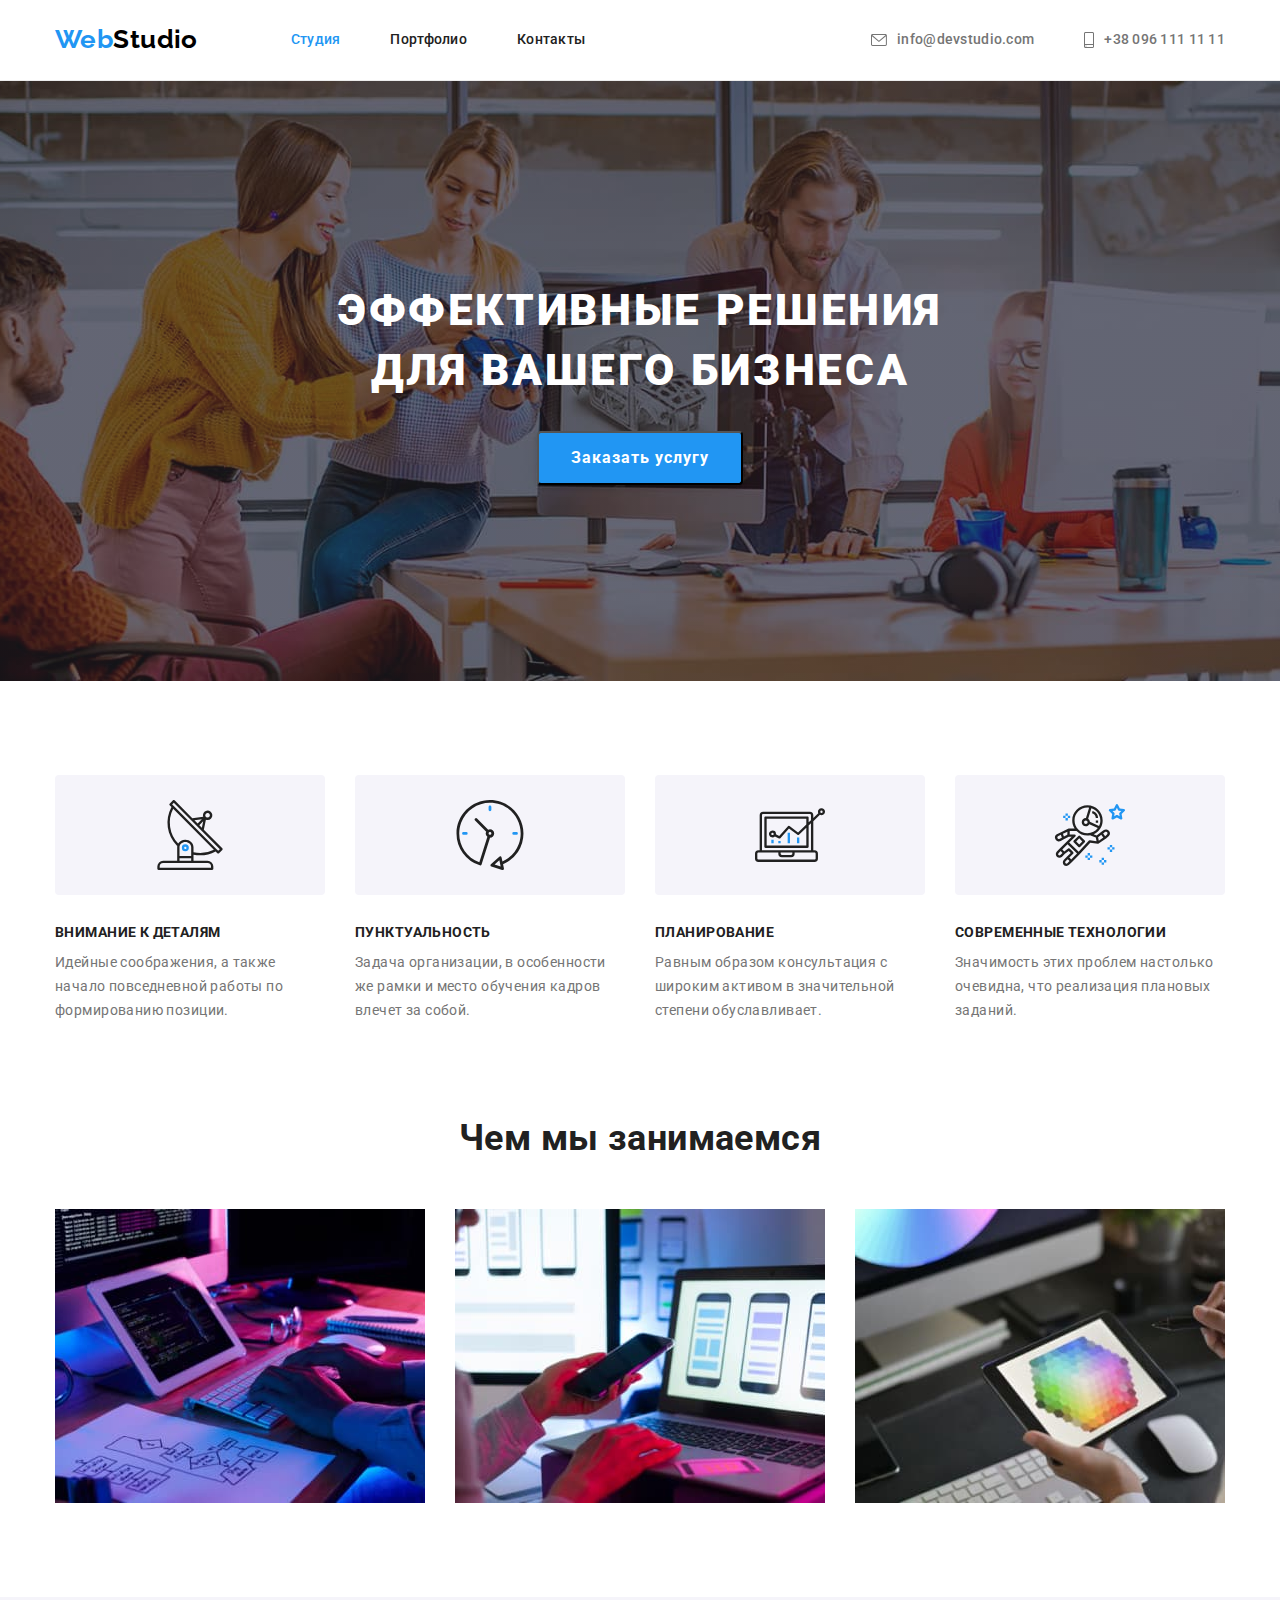
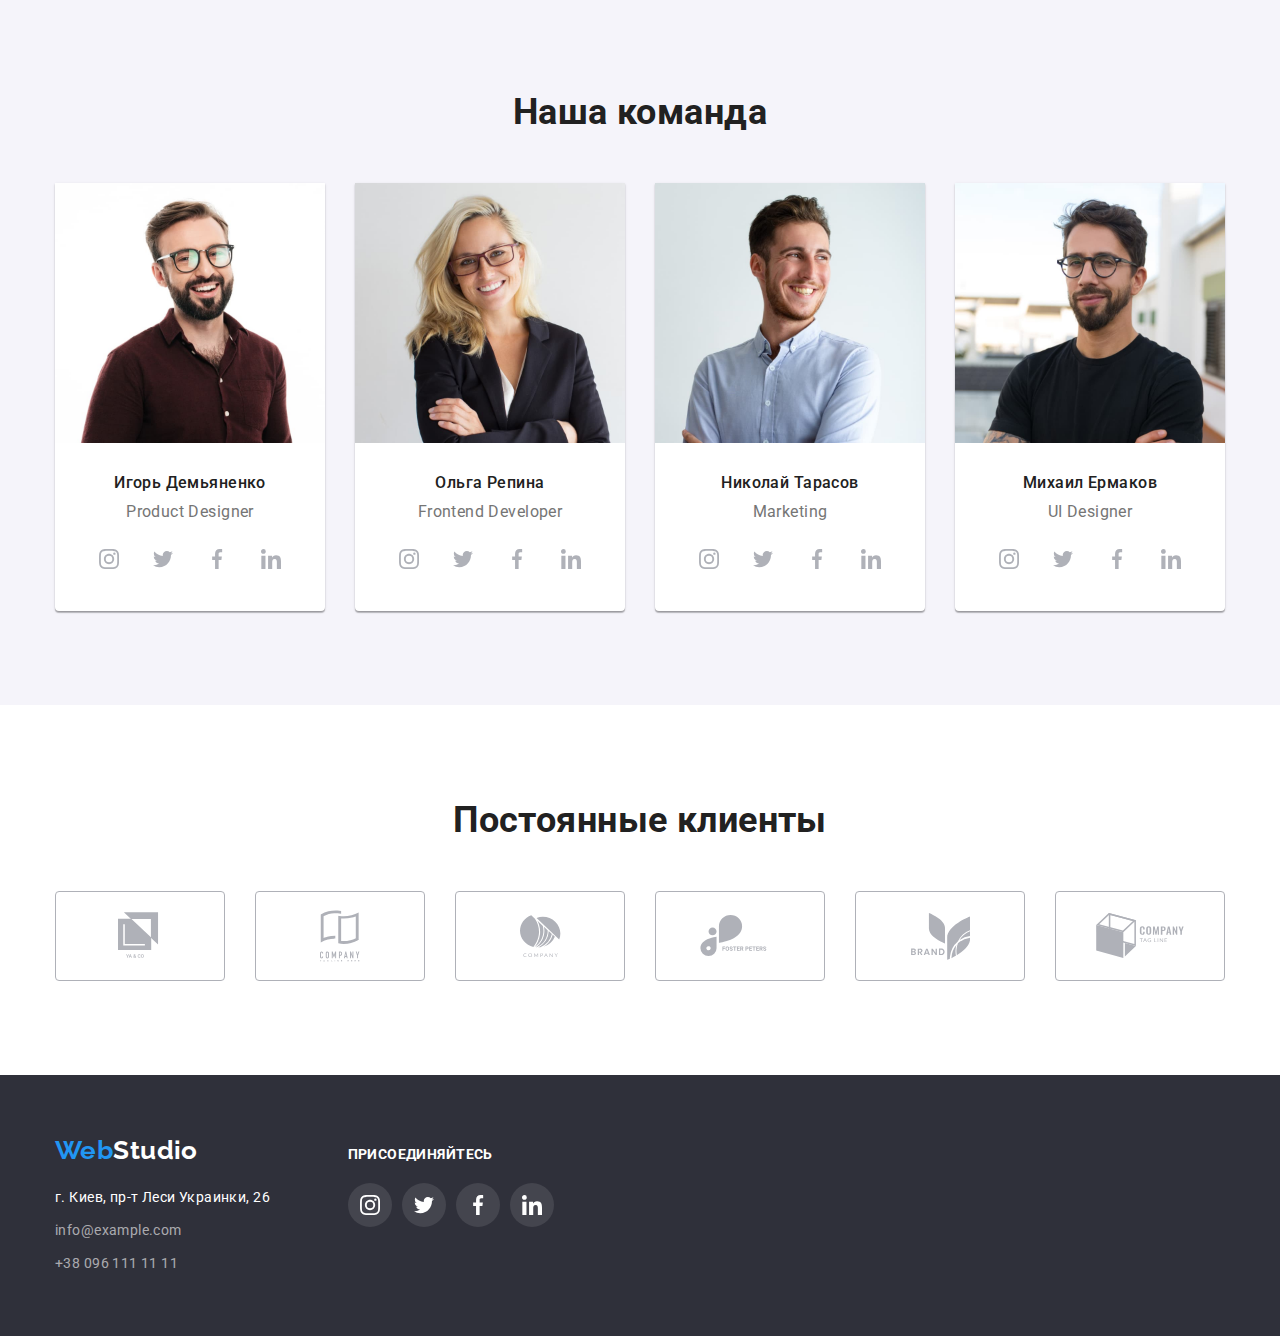
<file: index.html>
<!DOCTYPE html>
<html lang="ru">
  <head>
    <meta charset="UTF-8" />
    <meta http-equiv="X-UA-Compatible" content="IE=edge" />
    <meta name="viewport" content="width=device-width, initial-scale=1.0" />
    <title>WebStudio</title>
    <link
      rel="stylesheet"
      href="https://cdnjs.cloudflare.com/ajax/libs/modern-normalize/0.2.0/modern-normalize.min.css"
    />
    <link rel="preconnect" href="https://fonts.gstatic.com" />
    <link
      href="https://fonts.googleapis.com/css2?family=Raleway:wght@700&family=Roboto:wght@400;500;700;900&display=swap"
      rel="stylesheet"
    />
    <link rel="stylesheet" href="./css/style.css" />
  </head>
  <body>
    <header class="header">
      <div class="container">
        <nav class="navigation">
          <a class="link logo" href="./index.html"
            ><span class="web">Web</span><span class="studio-dark">Studio</span></a
          >
          <ul class="list menu main-list">
            <li class="menu-item"><a class="link menu-link current" href="./index.html">Студия</a></li>
            <li class="menu-item"><a class="link menu-link link-dark" href="./portfolio.html">Портфолио</a></li>
            <li class="menu-item"><a class="link menu-link link-dark" href="">Контакты</a></li>
          </ul>
        </nav>
        <ul class="list menu main-list">
          <li class="menu-item">
            <a class="link menu-item-link" href="mailto:info@devstudio.com">
              <svg class="mail-icon">
                <use href="./images/icons/icons.svg#icon-envelope"></use>
              </svg>
              info@devstudio.com</a
            >
          </li>
          <li class="menu-item">
            <a class="link menu-item-link" href="tel:+380961111111">
              <svg class="phone-icon">
                <use href="./images/icons/icons.svg#icon-smartphone"></use>
              </svg>
              +38 096 111 11 11</a
            >
          </li>
        </ul>
      </div>
    </header>
    <main>
      <section class="hero">
        <div class="container">
          <h1 class="page-title">
            Эффективные решения <br />
            для вашего бизнеса
          </h1>
          <button class="button" type="button">Заказать услугу</button>
        </div>
      </section>
      <section class="advantages">
        <div class="container">
          <h2 class="visually-hidden">Наши преимущества</h2>
          <ul class="grid list">
            <li class="grid-item advantages-item">
              <h3 class="section-title details">Внимание к деталям</h3>
              <p>Идейные соображения, а также начало повседневной работы по формированию позиции.</p>
            </li>
            <li class="grid-item advantages-item time">
              <h3 class="section-title">Пунктуальность</h3>
              <p>Задача организации, в особенности же рамки и место обучения кадров влечет за собой.</p>
            </li>
            <li class="grid-item advantages-item plan">
              <h3 class="section-title">Планирование</h3>
              <p>Равным образом консультация с широким активом в значительной степени обуславливает.</p>
            </li>
            <li class="grid-item advantages-item techno">
              <h3 class="section-title">Современные технологии</h3>
              <p>Значимость этих проблем настолько очевидна, что реализация плановых заданий.</p>
            </li>
          </ul>
        </div>
      </section>
      <section class="gallery">
        <div class="container">
          <h2 class="title-studio">Чем мы занимаемся</h2>
          <ul class="grid list">
            <li class="grid-item gallery-item">
              <img src="./images/studio/box_1.jpg" width="370" alt="Набор текста" />
            </li>
            <li class="grid-item gallery-item">
              <img src="./images/studio/box_2.jpg" width="370" alt="ПО для телефонов" />
            </li>
            <li class="grid-item gallery-item">
              <img src="./images/studio/box_3.jpg" width="370" alt="ПО для планшетов" />
            </li>
          </ul>
        </div>
      </section>
      <section class="team">
        <div class="container">
          <h2 class="title-studio">Наша команда</h2>
          <ul class="list studio-gallery grid">
            <li class="grid-item team-item">
              <img src="./images/studio/demianenko.jpg" width="270" alt="Игорь Демьяненко" />
              <div class="team-text">
                <h3 class="title-studio-gallery">Игорь Демьяненко</h3>
                <p class="text-studio-gallery" lang="en">Product Designer</p>
                <ul class="list social-icons">
                  <li class="social-icons-item">
                    <a href="" class="social-icons-link" target="_blank" rel="noopener noreferrer">
                      <svg class="icon">
                        <use href="./images/icons/icons.svg#icon-instagram"></use>
                      </svg>
                    </a>
                  </li>
                  <li class="social-icons-item">
                    <a href="" class="social-icons-link" target="_blank" rel="noopener noreferrer">
                      <svg class="icon">
                        <use href="./images/icons/icons.svg#icon-twitter"></use>
                      </svg>
                    </a>
                  </li>
                  <li class="social-icons-item">
                    <a href="" class="social-icons-link" target="_blank" rel="noopener noreferrer">
                      <svg class="icon">
                        <use href="./images/icons/icons.svg#icon-facebook"></use>
                      </svg>
                    </a>
                  </li>
                  <li class="social-icons-item">
                    <a href="" class="social-icons-link" target="_blank" rel="noopener noreferrer">
                      <svg class="icon">
                        <use href="./images/icons/icons.svg#icon-linkedin"></use>
                      </svg>
                    </a>
                  </li>
                </ul>
              </div>
            </li>
            <li class="grid-item team-item">
              <img src="./images/studio/repina.jpg" width="270" alt="Ольга Репина" />
              <div class="team-text">
                <h3 class="title-studio-gallery">Ольга Репина</h3>
                <p class="text-studio-gallery" lang="en">Frontend Developer</p>
                <ul class="list social-icons">
                  <li class="social-icons-item">
                    <a href="" class="social-icons-link" target="_blank" rel="noopener noreferrer">
                      <svg class="icon">
                        <use href="./images/icons/icons.svg#icon-instagram"></use>
                      </svg>
                    </a>
                  </li>
                  <li class="social-icons-item">
                    <a href="" class="social-icons-link" target="_blank" rel="noopener noreferrer">
                      <svg class="icon">
                        <use href="./images/icons/icons.svg#icon-twitter"></use>
                      </svg>
                    </a>
                  </li>
                  <li class="social-icons-item">
                    <a href="" class="social-icons-link" target="_blank" rel="noopener noreferrer">
                      <svg class="icon">
                        <use href="./images/icons/icons.svg#icon-facebook"></use>
                      </svg>
                    </a>
                  </li>
                  <li class="social-icons-item">
                    <a href="" class="social-icons-link" target="_blank" rel="noopener noreferrer">
                      <svg class="icon">
                        <use href="./images/icons/icons.svg#icon-linkedin"></use>
                      </svg>
                    </a>
                  </li>
                </ul>
              </div>
            </li>
            <li class="grid-item team-item">
              <img src="./images/studio/tarasov.jpg" width="270" alt="Николай Тарасов" />
              <div class="team-text">
                <h3 class="title-studio-gallery">Николай Тарасов</h3>
                <p class="text-studio-gallery" lang="en">Marketing</p>
                <ul class="list social-icons">
                  <li class="social-icons-item">
                    <a href="" class="social-icons-link" target="_blank" rel="noopener noreferrer">
                      <svg class="icon">
                        <use href="./images/icons/icons.svg#icon-instagram"></use>
                      </svg>
                    </a>
                  </li>
                  <li class="social-icons-item">
                    <a href="" class="social-icons-link" target="_blank" rel="noopener noreferrer">
                      <svg class="icon">
                        <use href="./images/icons/icons.svg#icon-twitter"></use>
                      </svg>
                    </a>
                  </li>
                  <li class="social-icons-item">
                    <a href="" class="social-icons-link" target="_blank" rel="noopener noreferrer">
                      <svg class="icon">
                        <use href="./images/icons/icons.svg#icon-facebook"></use>
                      </svg>
                    </a>
                  </li>
                  <li class="social-icons-item">
                    <a href="" class="social-icons-link" target="_blank" rel="noopener noreferrer">
                      <svg class="icon">
                        <use href="./images/icons/icons.svg#icon-linkedin"></use>
                      </svg>
                    </a>
                  </li>
                </ul>
              </div>
            </li>
            <li class="grid-item team-item">
              <img src="./images/studio/ermakov.jpg" width="270" alt="Михаил Ермаков" />
              <div class="team-text">
                <h3 class="title-studio-gallery">Михаил Ермаков</h3>
                <p class="text-studio-gallery" lang="en">UI Designer</p>
                <ul class="list social-icons">
                  <li class="social-icons-item">
                    <a href="" class="social-icons-link" target="_blank" rel="noopener noreferrer">
                      <svg class="icon">
                        <use href="./images/icons/icons.svg#icon-instagram"></use>
                      </svg>
                    </a>
                  </li>
                  <li class="social-icons-item">
                    <a href="" class="social-icons-link" target="_blank" rel="noopener noreferrer">
                      <svg class="icon">
                        <use href="./images/icons/icons.svg#icon-twitter"></use>
                      </svg>
                    </a>
                  </li>
                  <li class="social-icons-item">
                    <a href="" class="social-icons-link" target="_blank" rel="noopener noreferrer">
                      <svg class="icon">
                        <use href="./images/icons/icons.svg#icon-facebook"></use>
                      </svg>
                    </a>
                  </li>
                  <li class="social-icons-item">
                    <a href="" class="social-icons-link" target="_blank" rel="noopener noreferrer">
                      <svg class="icon">
                        <use href="./images/icons/icons.svg#icon-linkedin"></use>
                      </svg>
                    </a>
                  </li>
                </ul>
              </div>
            </li>
          </ul>
        </div>
      </section>
      <section class="company">
        <div class="container">
          <h2 class="clients">Постоянные клиенты</h2>
          <ul class="list company-list grid">
            <li class="company-item grid-item">
              <a href="" class="company-icons-link" target="_blank" rel="noopener noreferrer">
                <svg class="company-icon icon-1">
                  <use href="./images/icons/icons.svg#icon-logo-1"></use>
                </svg>
              </a>
            </li>
            <li class="company-item grid-item">
              <a href="" class="company-icons-link" target="_blank" rel="noopener noreferrer">
                <svg class="company-icon icon-2">
                  <use href="./images/icons/icons.svg#icon-logo-2"></use>
                </svg>
              </a>
            </li>
            <li class="company-item grid-item">
              <a href="" class="company-icons-link" target="_blank" rel="noopener noreferrer">
                <svg class="company-icon icon-3">
                  <use href="./images/icons/icons.svg#icon-logo-3"></use>
                </svg>
              </a>
            </li>
            <li class="company-item grid-item">
              <a href="" class="company-icons-link" target="_blank" rel="noopener noreferrer">
                <svg class="company-icon icon-4">
                  <use href="./images/icons/icons.svg#icon-logo-4"></use>
                </svg>
              </a>
            </li>
            <li class="company-item grid-item">
              <a href="" class="company-icons-link" target="_blank" rel="noopener noreferrer">
                <svg class="company-icon icon-5">
                  <use href="./images/icons/icons.svg#icon-logo-5"></use>
                </svg>
              </a>
            </li>
            <li class="company-item grid-item">
              <a href="" class="company-icons-link" target="_blank" rel="noopener noreferrer">
                <svg class="company-icon icon-6">
                  <use href="./images/icons/icons.svg#icon-logo-6"></use>
                </svg>
              </a>
            </li>
          </ul>
        </div>
      </section>
    </main>
    <footer class="footer">
      <div class="container">
        <div class="information">
          <a class="logo link" href="./index.html"
            ><span class="web">Web</span><span class="studio-light">Studio</span></a
          >
          <address class="address">
            <a class="link map" href="https://goo.gl/maps/RKYi8hXrFoWCnVA38" target="_blank" rel="noopener norefferer"
              >г. Киев, пр-т Леси Украинки, 26</a
            >
            <br />
            <a class="link info" href="mailto:info@example.com">info@example.com</a><br />
            <a class="link info last" href="tel:+380961111111">+38 096 111 11 11</a><br />
          </address>
        </div>
        <div class="social-connect">
          <h2 class="footer-connect">присоединяйтесь</h2>
          <ul class="list social-icons">
            <li class="social-icons-item">
              <a href="" class="social-icons-link" target="_blank" rel="noopener noreferrer">
                <svg class="icon">
                  <use href="./images/icons/icons.svg#icon-instagram"></use>
                </svg>
              </a>
            </li>
            <li class="social-icons-item">
              <a href="" class="social-icons-link" target="_blank" rel="noopener noreferrer">
                <svg class="icon">
                  <use href="./images/icons/icons.svg#icon-twitter"></use>
                </svg>
              </a>
            </li>
            <li class="social-icons-item">
              <a href="" class="social-icons-link" target="_blank" rel="noopener noreferrer">
                <svg class="icon">
                  <use href="./images/icons/icons.svg#icon-facebook"></use>
                </svg>
              </a>
            </li>
            <li class="social-icons-item">
              <a href="" class="social-icons-link" target="_blank" rel="noopener noreferrer">
                <svg class="icon">
                  <use href="./images/icons/icons.svg#icon-linkedin"></use>
                </svg>
              </a>
            </li>
          </ul>
        </div>
      </div>
    </footer>
  </body>
</html>
</file>
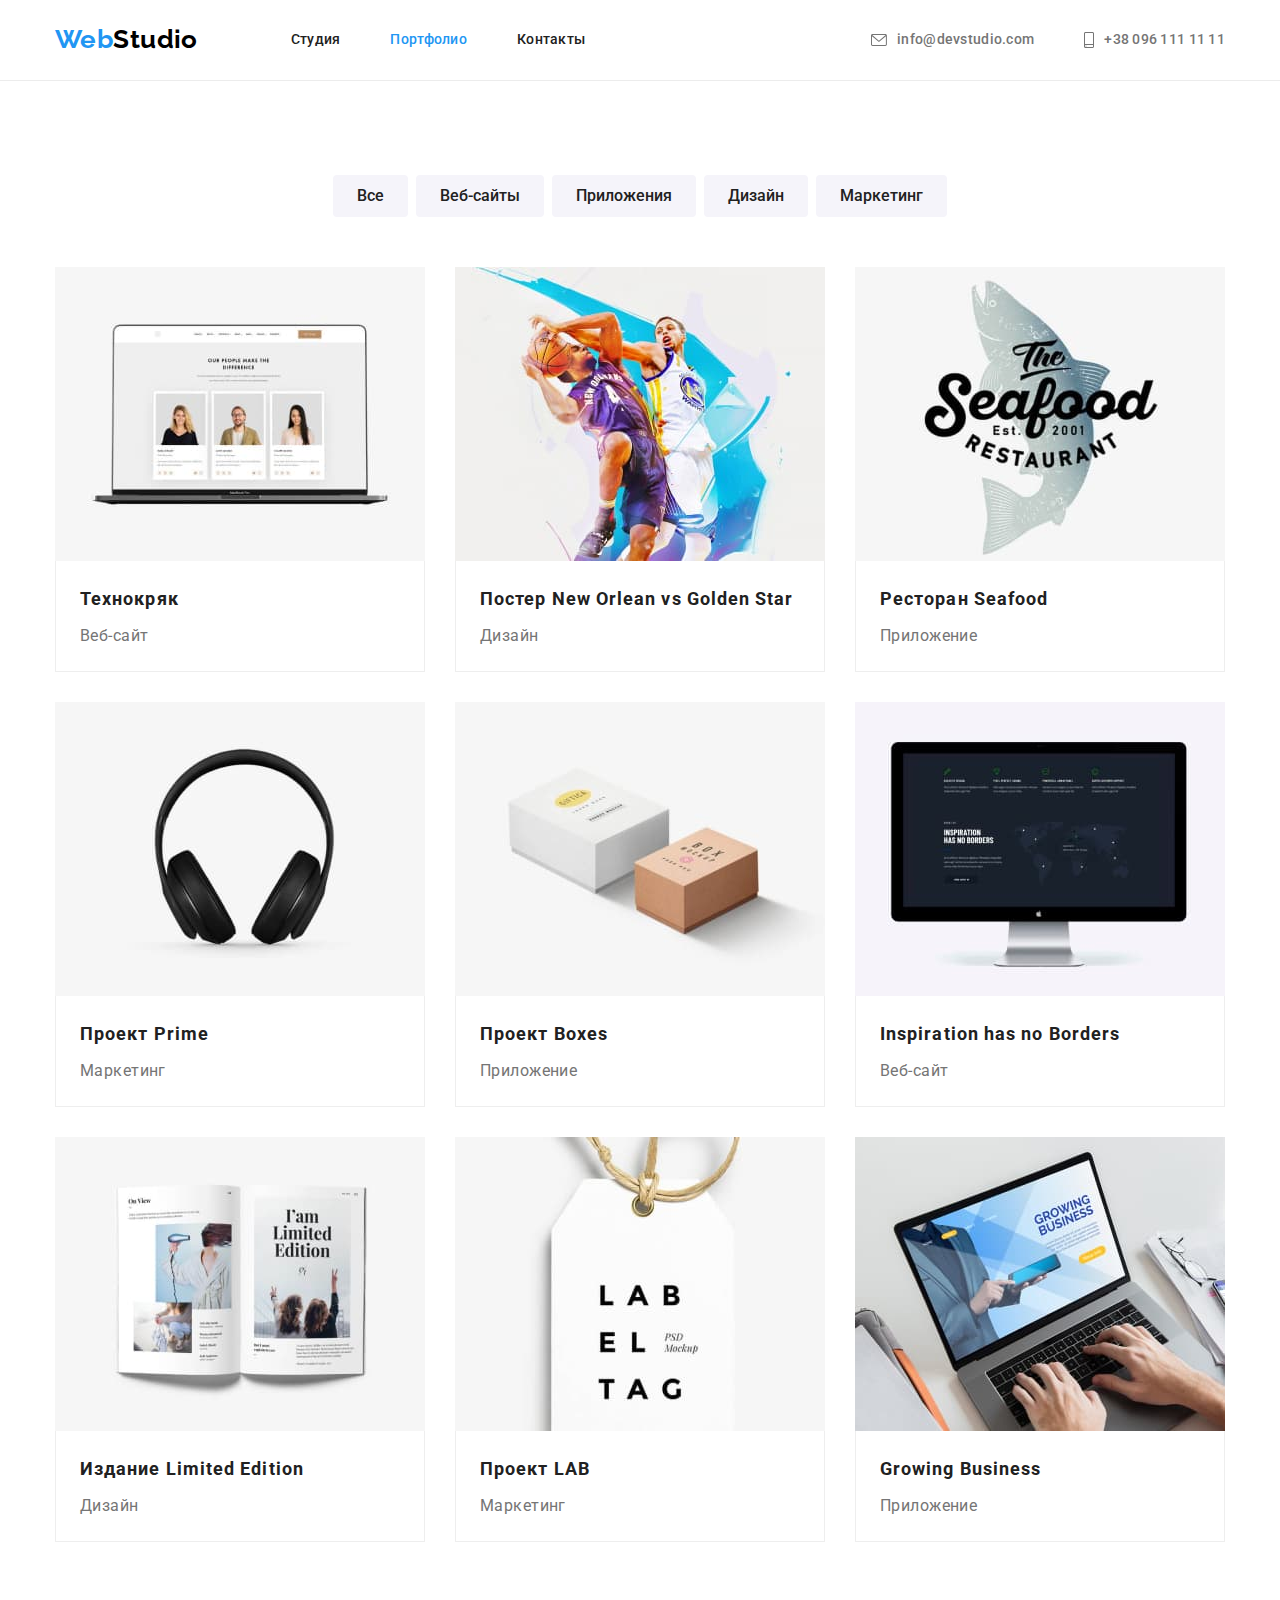
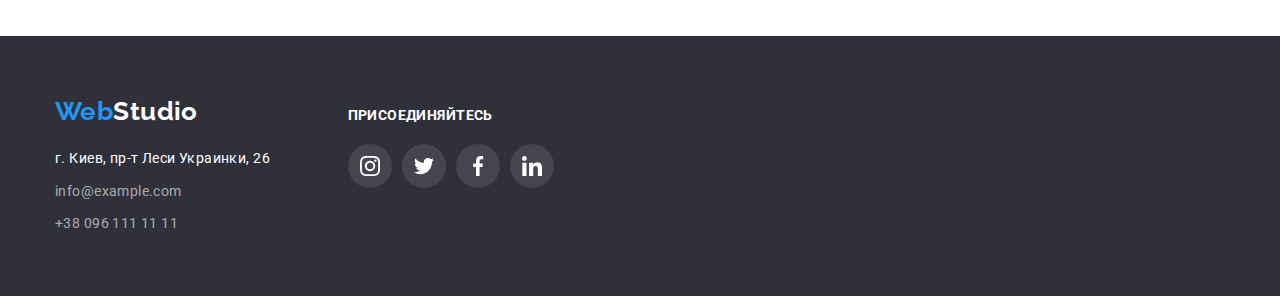
<file: portfolio.html>
<!DOCTYPE html>
<html lang="ru">
  <head>
    <meta charset="UTF-8" />
    <meta http-equiv="X-UA-Compatible" content="IE=edge" />
    <meta name="viewport" content="width=device-width, initial-scale=1.0" />
    <title>WebStudio</title>
    <link
      rel="stylesheet"
      href="https://cdnjs.cloudflare.com/ajax/libs/modern-normalize/0.2.0/modern-normalize.min.css"
    />
    <link rel="preconnect" href="https://fonts.gstatic.com" />
    <link
      href="https://fonts.googleapis.com/css2?family=Raleway:wght@700&family=Roboto:wght@400;500;700;900&display=swap"
      rel="stylesheet"
    />
    <link rel="stylesheet" href="./css/style.css">
  </head>
  <body>
    <header class="header">
      <div class="container">
        <nav class="navigation">
          <a class="link logo" href="./index.html"
            ><span class="web">Web</span><span class="studio-dark">Studio</span></a
          >
          <ul class="list menu main-list">
            <li class="menu-item"><a class="link menu-link link-dark" href="./index.html">Студия</a></li>
            <li class="menu-item"><a class="link menu-link current" href="./portfolio.html">Портфолио</a></li>
            <li class="menu-item"><a class="link menu-link link-dark" href="">Контакты</a></li>
          </ul>
        </nav>
        <ul class="list menu main-list">
          <li class="menu-item">
            <a class="link menu-item-link" href="mailto:info@devstudio.com">
              <svg class="mail-icon">
                <use href="./images/icons/icons.svg#icon-envelope"></use>
              </svg>
              info@devstudio.com</a
            >
          </li>
          <li class="menu-item">
            <a class="link menu-item-link" href="tel:+380961111111">
              <svg class="phone-icon">
                <use href="./images/icons/icons.svg#icon-smartphone"></use>
              </svg>
              +38 096 111 11 11</a
            >
          </li>
        </ul>
      </div>
    </header>
    <main>
      <section class="portfolio">
        <div class="container">
          <h1 class="visually-hidden">Наши проекты</h1>
          <ul class="list filter-list">
            <li class="filters-item"><button class="button button-filter" type="button">Все</button></li>
            <li class="filters-item">
              <button class="button button-filter" type="button">Веб-сайты</button>
            </li>
            <li class="filters-item">
              <button class="button button-filter" type="button">Приложения</button>
            </li>
            <li class="filters-item">
              <button class="button button-filter" type="button">Дизайн</button>
            </li>
            <li class="filters-item">
              <button class="button button-filter" type="button">Маркетинг</button>
            </li>
          </ul>
          <ul class="list grid">
            <li class="grid-item portfolio-item">
              <a class="link" href=""><img src="./images/portfolio/img1.jpg" width="370" alt="Технокряк" /></a>
              <div class="description">
                <h2 class="title-portfolio">Технокряк</h2>
                <p class="text-portfolio">Веб-сайт</p>
              </div>
            </li>
            <li class="grid-item portfolio-item">
              <a class="link" href=""
                ><img src="./images/portfolio/img2.jpg" width="370" alt="Постер New Orlean vs Golden Star"
              /></a>
              <div class="description">
                <h2 class="title-portfolio">Постер New Orlean vs Golden Star</h2>
                <p class="text-portfolio">Дизайн</p>
              </div>
            </li>
            <li class="grid-item portfolio-item">
              <a class="link" href=""><img src="./images/portfolio/img3.jpg" width="370" alt="Ресторан Seafood" /></a>
              <div class="description">
                <h2 class="title-portfolio">Ресторан Seafood</h2>
                <p class="text-portfolio">Приложение</p>
              </div>
            </li>
            <li class="grid-item portfolio-item">
              <a class="link" href=""><img src="./images/portfolio/img4.jpg" width="370" alt="Проект Prime" /></a>
              <div class="description">
                <h2 class="title-portfolio">Проект Prime</h2>
                <p class="text-portfolio">Маркетинг</p>
              </div>
            </li>
            <li class="grid-item portfolio-item">
              <a class="link" href=""><img src="./images/portfolio/img5.jpg" width="370" alt="Проект Boxes" /></a>
              <div class="description">
                <h2 class="title-portfolio">Проект Boxes</h2>
                <p class="text-portfolio">Приложение</p>
              </div>
            </li>
            <li class="grid-item portfolio-item">
              <a class="link" href=""
                ><img src="./images/portfolio/img6.jpg" width="370" alt="Inspiration has no Borders"
              /></a>
              <div class="description">
                <h2 class="title-portfolio" lang="en">Inspiration has no Borders</h2>
                <p class="text-portfolio">Веб-сайт</p>
              </div>
            </li>
            <li class="grid-item portfolio-item">
              <a class="link" href=""
                ><img src="./images/portfolio/img7.jpg" width="370" alt="Издание Limited Edition"
              /></a>
              <div class="description">
                <h2 class="title-portfolio">Издание Limited Edition</h2>
                <p class="text-portfolio">Дизайн</p>
              </div>
            </li>
            <li class="grid-item portfolio-item">
              <a class="link" href=""><img src="./images/portfolio/img8.jpg" width="370" alt="Проект LAB" /></a>
              <div class="description">
                <h2 class="title-portfolio">Проект LAB</h2>
                <p class="text-portfolio">Маркетинг</p>
              </div>
            </li>
            <li class="grid-item portfolio-item">
              <a class="link" href=""><img src="./images/portfolio/img9.jpg" width="370" alt="Growing Business" /></a>
              <div class="description">
                <h2 class="title-portfolio" lang="en">Growing Business</h2>
                <p class="text-portfolio">Приложение</p>
              </div>
            </li>
          </ul>
        </div>
      </section>
    </main>
    <footer class="footer">
      <div class="container">
        <div class="information">
          <a class="logo link" href="./index.html"
            ><span class="web">Web</span><span class="studio-light">Studio</span></a
          >
          <address class="address">
            <a class="link map" href="https://goo.gl/maps/RKYi8hXrFoWCnVA38" target="_blank" rel="noopener norefferer"
              >г. Киев, пр-т Леси Украинки, 26</a
            >
            <br />
            <a class="link info" href="mailto:info@example.com">info@example.com</a><br />
            <a class="link info last" href="tel:+380961111111">+38 096 111 11 11</a><br />
          </address>
        </div>
        <div class="social-connect">
          <h2 class="footer-connect">присоединяйтесь</h2>
          <ul class="list social-icons">
            <li class="social-icons-item">
              <a href="" class="social-icons-link" target="_blank" rel="noopener noreferrer">
                <svg class="icon">
                  <use href="./images/icons/icons.svg#icon-instagram"></use>
                </svg>
              </a>
            </li>
            <li class="social-icons-item">
              <a href="" class="social-icons-link" target="_blank" rel="noopener noreferrer">
                <svg class="icon">
                  <use href="./images/icons/icons.svg#icon-twitter"></use>
                </svg>
              </a>
            </li>
            <li class="social-icons-item">
              <a href="" class="social-icons-link" target="_blank" rel="noopener noreferrer">
                <svg class="icon">
                  <use href="./images/icons/icons.svg#icon-facebook"></use>
                </svg>
              </a>
            </li>
            <li class="social-icons-item">
              <a href="" class="social-icons-link" target="_blank" rel="noopener noreferrer">
                <svg class="icon">
                  <use href="./images/icons/icons.svg#icon-linkedin"></use>
                </svg>
              </a>
            </li>
          </ul>
        </div>
      </div>
    </footer>
  </body>
</html>
</file>
<file: css/style.css>
:root {
  --main-text-color: #757575;
  --accent-color: #2196F3;
  --text-color:  #212121;
  --light-text-color: #ffffff;
  --dark-bg-color: #2F303A;
  --light-bg-color: #ECECEC;
  --filter-button-color:#F5F4FA;
  --logo-font: "Raleway", sans-serif;
  --logo-font-weight: 700;
  --grid-item: 1;
}

html {
  box-sizing: border-box;
}

*,
*::before,
*::after {
  box-sizing: inherit;
}

body {
  font-family: "Roboto", sans-serif;
  font-size: 14px;
  line-height: 1.71;
  letter-spacing: 0.03em;
  color: var(--main-text-color);
}

h1,
h2,
h3,
h4,
h5,
h6,
p {
  margin-top: 0;
}

img {
  display: block;
  max-width: 100%;
  height: auto;
}

address {
  font-style: normal;
}

.visually-hidden {
  position: absolute !important;
  clip: rect(1px 1px 1px 1px);
  clip: rect(1px, 1px, 1px, 1px);
  padding: 0 !important;
  border: 0 !important;
  height: 1px !important;
  width: 1px !important;
  overflow: hidden;
}

.link {
text-decoration: none;
color: inherit;
}

.list {
margin-top: 0;
margin-bottom: 0;
padding-left: 0;
list-style: none;
}

.container {
  width: 1200px;
  padding-right: 15px;
  padding-left: 15px;
  margin-right: auto;
  margin-left: auto;
}

.button {
font-family: inherit;
font-weight: 500;
font-size: 16px;
line-height: 1.63;
text-align: center;
color: var(--text-color);
cursor: pointer;
text-align: center;
}

.grid {
  display: flex;
  flex-wrap: wrap;
  margin-left: -30px;
  margin-top: -30px;
}

.grid-item {
flex-basis: calc((100% - 30px * var(--grid-item)) / var(--grid-item));
margin-left: 30px;
margin-top: 30px;
}

.company-item{
  --grid-item: 6;
}

.team-item,
.advantages-item {
  --grid-item: 4;
}

.gallery-item {
  --grid-item: 3;
}

.portfolio-item {
  --grid-item: 3 3 3;
}

.filters-item {
  --grid-item: 5;
}

.menu {
  display: inline-flex;
}

.menu-item:not(:last-child) {
  margin-right: 50px;
}

.header .menu-item .menu-item-link {
  display: flex;
  align-items: center;
}

.hero .page-title {
font-weight: 900;
font-size: 44px;
line-height: 1.36;
text-align: center;
letter-spacing: 0.06em;
text-transform: uppercase;
color: var(--light-text-color);
}

.hero {
  padding-top: 200px;
  padding-bottom: 200px;
  background-color: var(--dark-bg-color);
  text-align: center;
}

.hero .button {
padding: 10px 32px 10px 32px;
box-shadow: 0px 4px 4px rgba(0, 0, 0, 0.15);
border-radius: 4px;
font-weight: 700;
font-size: 16px;
line-height: 1.87;
display: flex;
align-items: center;
text-align: center;
letter-spacing: 0.06em;
color: var(--light-text-color);
background-color:var(--accent-color);
margin-top: 30px;
margin-left: auto;
margin-right: auto;
}

.hero .button:hover,
.hero .button:focus {
  color: var(--light-text-color);
  background-color: #188CE8;
}

.button-filter{
min-width: 73px;
padding: 6px 22px;
border-radius: 4px;
font-weight: 500;
font-size: 16px;
line-height: 1.62;
text-align: center;
color: var(--text-color);
background-color: var(--filter-button-color);
border-color: transparent;
}

.button-filter:hover,
.button-filter:focus{
color: var(--light-text-color);
background-color: var(--accent-color);
box-shadow: 0px 3px 1px rgba(0, 0, 0, 0.1), 0px 1px 2px rgba(0, 0, 0, 0.08), 0px 2px 2px rgba(0, 0, 0, 0.12);
border-radius: 4px;
}

.filter-list{
  display: flex;
  justify-content: center;
  margin-bottom: 50px;
}

.portfolio{
  padding-top:94px;
}

.filters-item {
  margin-right: 8px;
}

.filters-item:last-child{
  margin-right: 0;
}

.section-title {
font-size: 14px;
font-weight: 700;
line-height: 1.14;
text-transform: uppercase;
color: var(--text-color);
margin-bottom: 10px;
}

.advantages p {
margin-bottom: 0;
}

.title-studio,
.clients {
font-weight: 700;
font-size: 36px;
line-height: 1.17;
text-align: center;
color: var(--text-color);
}

.studio-gallery{
font-size: 16px;
line-height: 1.19;
text-align: center; 
}
.title-studio-gallery {
font-size: 16px;
font-weight: 500;
color: var(--text-color);
}

.title-portfolio{
font-weight: 700;
font-size: 18px;
line-height: 2;
letter-spacing: 0.06em;
color: var(--text-color);
}

.portfolio-item:hover,
.portfolio-item:focus{
  cursor: pointer;
  box-shadow: 0px 1px 1px rgba(0, 0, 0, 0.12), 0px 4px 4px rgba(0, 0, 0, 0.06), 1px 4px 6px rgba(0, 0, 0, 0.16);
}

.text-portfolio{
font-size: 16px;
line-height: 1.87;
color: var(--main-text-color);
}

.advantages{
  padding-top: 94px;
  padding-bottom: 94px;
}

.advantages .list{
margin-bottom: 0px;
margin-top: 0px;
}

.gallery,
.team,
.portfolio {
  padding-bottom: 94px;
}

.gallery .title-studio {
margin-bottom: 50px;
}

.team .title-studio{
margin-bottom: 50px;
}

.team{
  background-color: var(--filter-button-color);
  padding-top: 94px;
}

.team .team-text{
  padding-top: 30px;
  padding-bottom: 30px;
}

.team .title-studio-gallery{
  margin-bottom: 10px;
}

.team .text-studio-gallery{
  margin-bottom: 16px;
}

.team .team-item{
background: var(--light-text-color);
box-shadow: 0px 1px 3px rgba(0, 0, 0, 0.12), 0px 1px 1px rgba(0, 0, 0, 0.14), 0px 2px 1px rgba(0, 0, 0, 0.2);
border-radius: 0px 0px 4px 4px;
}

.portfolio .description{
border-right: 1px solid #EEEEEE;
border-left: 1px solid #EEEEEE;
border-bottom: 1px solid #EEEEEE;
padding: 20px 24px;
}

.team .title-studio-gallery{
  padding: 0px;
}

.portfolio .title-portfolio{
  margin-bottom: 4px;
}

.portfolio .text-portfolio{
  margin-bottom: 0px;
}

/*our clients*/

.company{
  padding-top: 94px;
  padding-bottom: 94px;
}

.company .clients{
  margin-bottom: 50px;
}

.company-list {
  display: inline-flex;
}

.company-item .company-icons-link {
display: inline-flex;
justify-content: center;
align-items: center;
width: 170px;
height: 90px;
border: 1px solid #AFB1B8;
border-radius: 4px;
}

.company .company-icons-link {
  display: inline-flex;
  fill: #AFB1B8;
}

.company .icon-1{
width: 44.27px;
height: 49.23px;
}

.company .icon-2{
width: 40px;
height: 52px;
}

.company .icon-3{
width: 41px;
height: 42.6px;
}

.company .icon-4{
width: 79.66px;
height: 42.02px;
}

.company .icon-5{
width: 59px;
height: 47px;
}

.company .icon-6{
width: 88.48px;
height: 45.44px;
}

.company-icons-link:hover .company-icon,
.company-icons-link:focus .company-icon {
  fill: var(--accent-color);
}

.company-icons-link:hover,
.company-icons-link:focus{
border-color: var(--accent-color);
}

/*header*/
.header {
border-bottom: 1px solid var(--light-bg-color);
}

.header .link{
display: inline-block;
padding-top: 32px;
padding-bottom: 32px;
}

.header .container {
  display: flex;
  justify-content: flex-end;
  align-items: center;
  }

.header .logo {
  margin-right: 93px;
  padding-top: 24px;
  padding-bottom: 25px;
}

.logo {
display: block;
font-family: "Raleway", sans-serif;
font-weight: 700;
font-size: 26px;
line-height: 1.19;
}

.web {
color: var(--accent-color);
}

.studio-dark {
color: #000000;
}

.studio-light {
color: var(--light-text-color);
}

.main-list{
font-weight: 500;
line-height: 1.14;
letter-spacing: 0.02em;
}

.main-list .link:focus,
.main-list .link:hover{
color: var(--accent-color)
}

.address .link:focus,
.address .link:hover{
color: var(--accent-color)
}

.navigation {
display: flex;
align-items: center;
margin-right: auto;
color: var(--text-color);
}

.current {
color:var(--accent-color); 
}

.contact {
color:var(--main-text-color);
}

.link-dark{
color:var(--text-color);
}

/*footer*/
.footer{
background-color: var(--dark-bg-color);
}

.map{
color:#FFFFFF
}

.info{
color: rgba(255, 255, 255, 0.6);
}

.footer .information .logo{
  display: flex;
  margin-bottom: 20px;
}

.footer {
  padding-bottom: 60px;
}

.information .link{
  display: flex;
}

.address a:not(:last-of-type) {
  margin-bottom: 9px;
}

.address .link{
  display: inline-block;
}

/*overlay*/
.hero{
  max-width: 1600px;
  height: 600px;
  margin-left: auto;
  margin-right: auto;
  background-image: linear-gradient(to right, rgba(47, 48, 58, .4),rgba(47, 48, 58, .4)),
  url(../images/studio/hero.jpg);
  background-color: #C4C4C4;
  background-size: cover;
  background-repeat: no-repeat;
  background-position: center;
}

/*icons*/

.mail-icon{
  width: 16px;
  height: 12px;
  margin-right: 10px;
  fill: currentColor;
}

.phone-icon{
  width: 10px;
  height: 16px;
  margin-right: 10px;
  fill: currentColor;
}

.mail-icon:hover,
.mail-icon:focus{
  fill:var(--accent-color);
}

.phone-icon:hover,
.phone-icon:focus{
  fill:var(--accent-color);
}

.details::before{
  display: inline-flex;
  content:"";
  width: 270px;
  height: 120px;
  margin-bottom: 30px;
  background-image: url(../images/icons/details.svg);
  background-size: contain;
  border-color: var(--filter-button-color);
  margin-top: -30px;
}

.time::before{
  display: inline-flex;
  content:"";
  width: 270px;
  height: 120px;
  margin-bottom: 30px;
  background-image: url(../images/icons/time.svg);
  background-size: contain;
  border-color: var(--filter-button-color);
  margin-top: -30px;
}

.plan::before{
  display: inline-flex;
  content:"";
  width: 270px;
  height: 120px;
  margin-bottom: 30px;
  background-image: url(../images/icons/plan.svg);
  background-size: contain;
  border-color: var(--filter-button-color);
  margin-top: -30px;
}

.techno::before{
  display: inline-flex;
  content:"";
  width: 270px;
  height: 120px;
  margin-bottom: 30px;
  background-image: url(../images/icons/techno.svg);
  background-size: contain;
  border-color: var(--filter-button-color);
  margin-top: -30px;
}

/*social*/

.social-icons {
  display: inline-flex;
}

.social-icons-item + .social-icons-item {
  margin-left: 10px;
}
.social-icons-link {
  display: flex;
  justify-content: center;
  align-items: center;
  width: 44px;
  height: 44px;
  border-radius: 50%;
  background-color: #fff;
  fill: #AFB1B8;
}

.social-icons-link .icon {
  width: 20px;
  height: 20px;
}

.social-icons-link:hover,
.social-icons-link:focus {
  fill: var(--light-text-color);
  background-color: var(--accent-color);
}

/*footer-grid*/
.footer .container {
  display: flex;
  margin-right: -70px;
  }

.information{
  margin-right: 70px;
}

.social-connect{
  padding-top: 12px;
}

.information,
.social-connect{
flex-basis: calc((100% - 280px) / 4);
}

.footer .social-icons{
  display: flex;
  margin: 0;
  justify-content: flex-start;
}

.footer .container{
  margin-right: auto;
}

.social-connect .footer-connect{
display: flex;
line-height: 1.14;
letter-spacing: 0.03em;
text-transform: uppercase;
color: var(--light-text-color);
margin-bottom: 20px;
font-size: 14px;
}

.footer .social-icons-link {
  fill: var(--light-text-color);
  background-color: rgba(255, 255, 255, 0.1);
}

.footer .social-icons-link:hover,
.footer .social-icons-link:focus {
  fill: var(--light-text-color);
  background-color: var(--accent-color);
}

.footer{
  padding-top: 60px;
}
</file>
